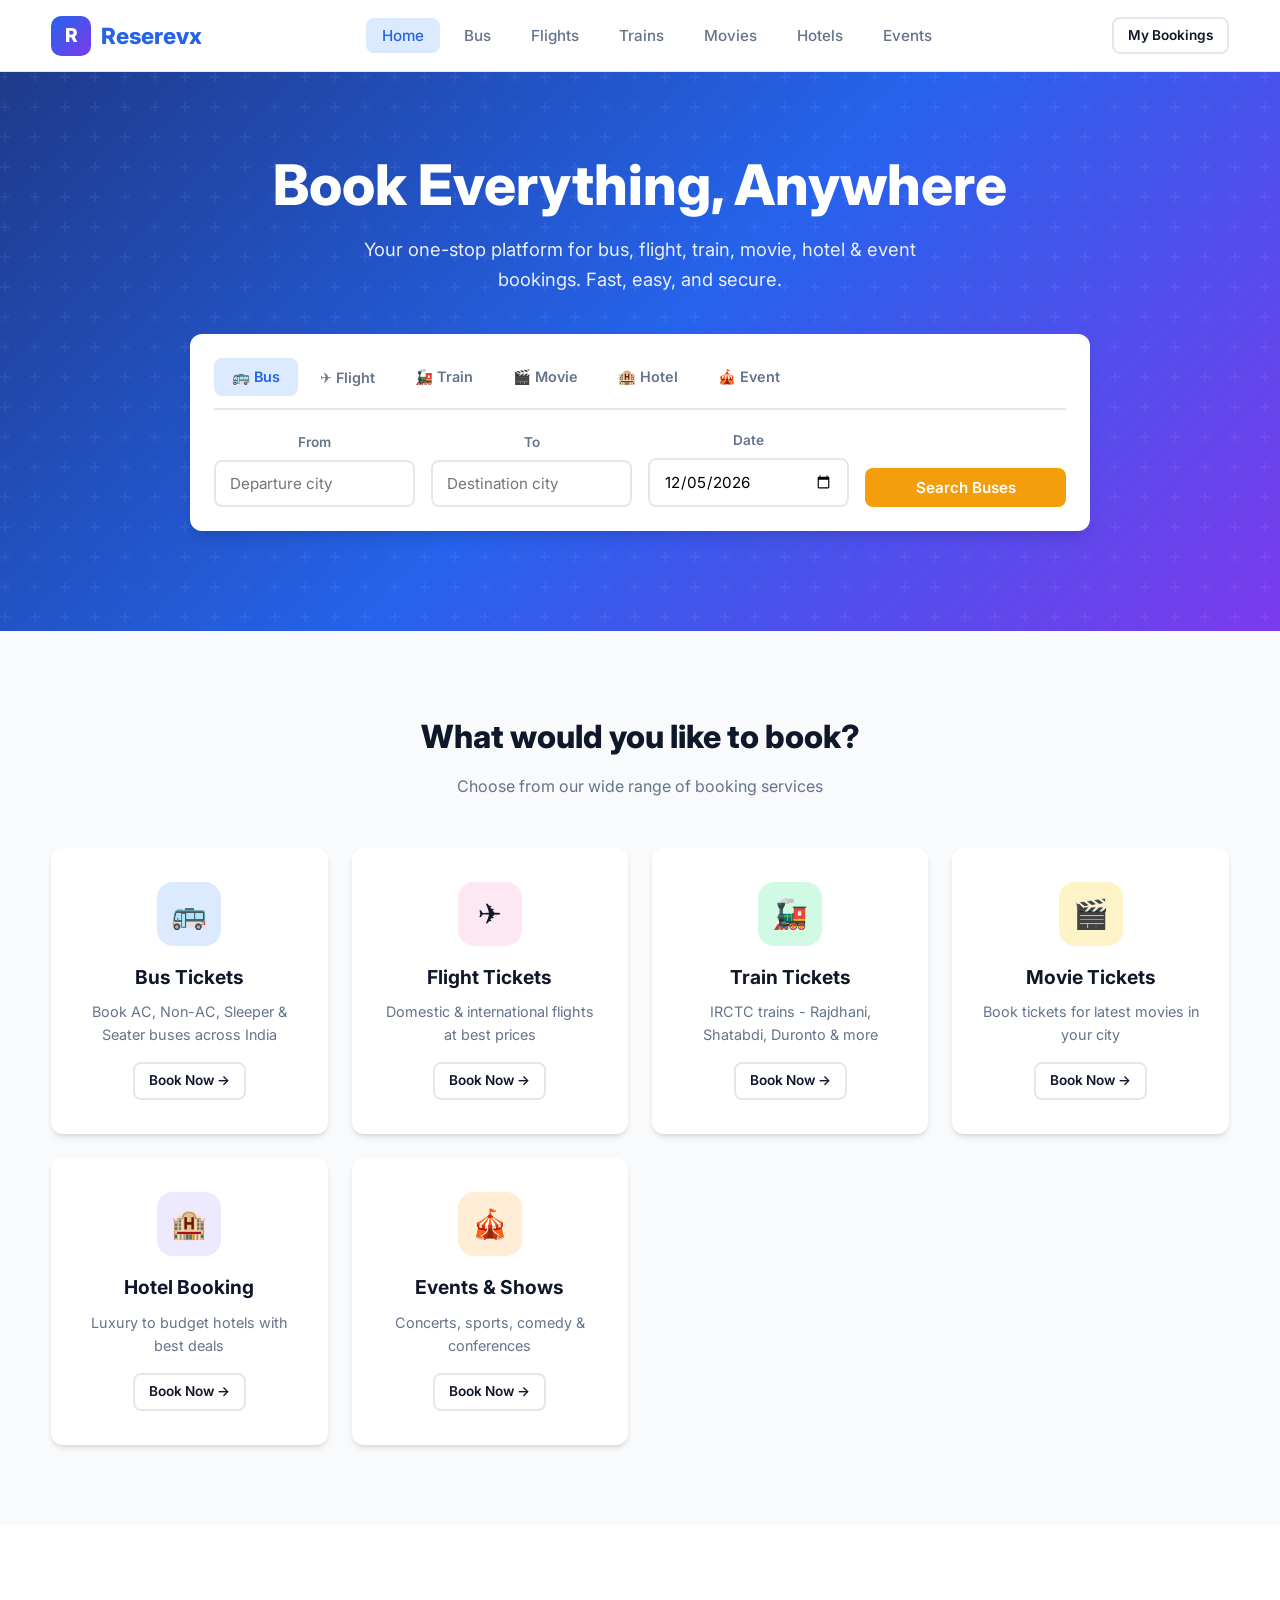
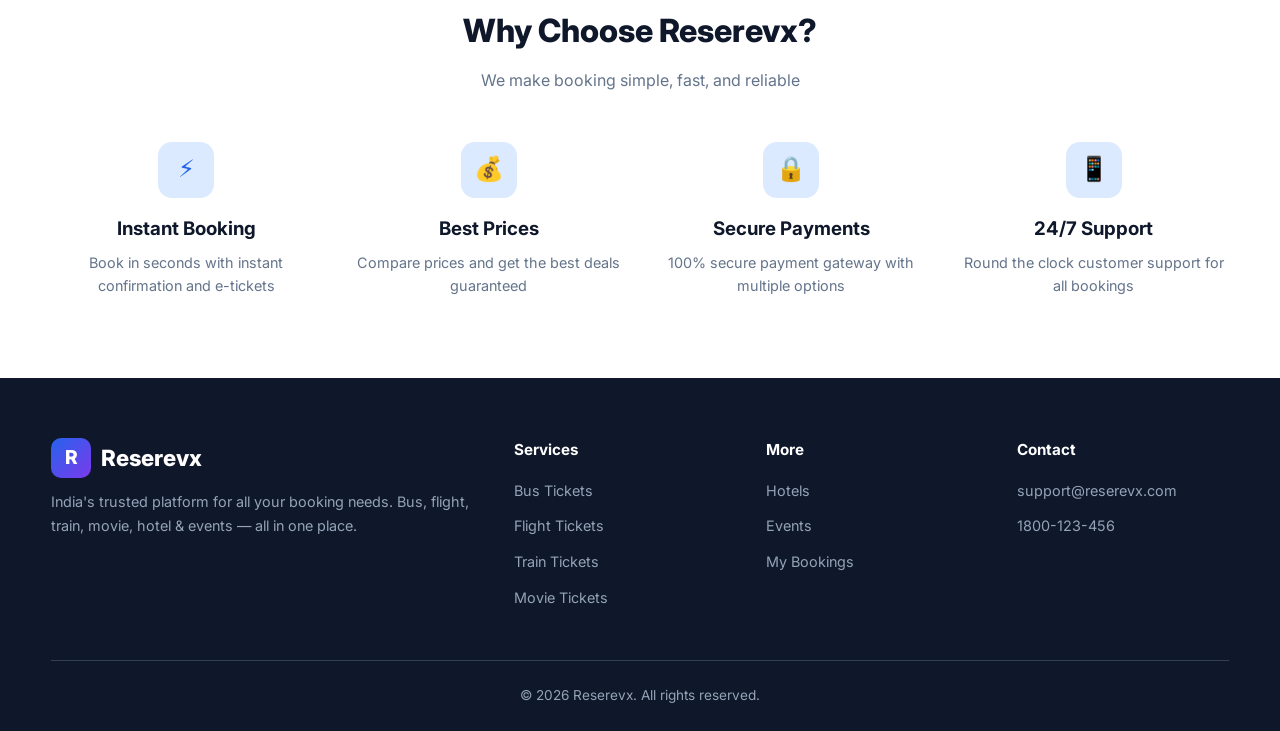
<file: reserevx/index.html>
<!DOCTYPE html>
<html lang="en">
<head>
  <meta charset="UTF-8">
  <meta name="viewport" content="width=device-width, initial-scale=1.0">
  <title>Reserevx - Book Bus, Flight, Train, Movie & More</title>
  <link rel="stylesheet" href="css/styles.css">
</head>
<body>
  <!-- Navbar -->
  <nav class="navbar">
    <div class="container">
      <a href="index.html" class="logo">
        <div class="logo-icon">R</div>
        Reserevx
      </a>
      <ul class="nav-links">
        <li><a href="index.html" class="active">Home</a></li>
        <li><a href="bus.html">Bus</a></li>
        <li><a href="flight.html">Flights</a></li>
        <li><a href="train.html">Trains</a></li>
        <li><a href="movie.html">Movies</a></li>
        <li><a href="hotel.html">Hotels</a></li>
        <li><a href="event.html">Events</a></li>
      </ul>
      <div class="nav-actions">
        <a href="bookings.html" class="btn btn-outline btn-sm">My Bookings <span id="booking-count" style="display:none;background:var(--primary);color:white;border-radius:50%;width:20px;height:20px;font-size:0.75rem;align-items:center;justify-content:center;margin-left:4px">0</span></a>
        <button class="menu-toggle" aria-label="Menu">☰</button>
      </div>
    </div>
  </nav>

  <!-- Hero Section -->
  <section class="hero">
    <div class="container">
      <h1>Book Everything, Anywhere</h1>
      <p>Your one-stop platform for bus, flight, train, movie, hotel & event bookings. Fast, easy, and secure.</p>

      <!-- Search Box -->
      <div class="search-box">
        <div class="search-tabs">
          <button class="search-tab active" data-category="bus">🚌 Bus</button>
          <button class="search-tab" data-category="flight">✈️ Flight</button>
          <button class="search-tab" data-category="train">🚂 Train</button>
          <button class="search-tab" data-category="movie">🎬 Movie</button>
          <button class="search-tab" data-category="hotel">🏨 Hotel</button>
          <button class="search-tab" data-category="event">🎪 Event</button>
        </div>

        <form id="home-search-form">
          <!-- Bus Search -->
          <div class="search-form-panel search-form" data-category="bus" style="display:grid">
            <div class="form-group">
              <label>From</label>
              <input type="text" name="from" placeholder="Departure city" list="cities-list">
            </div>
            <div class="form-group">
              <label>To</label>
              <input type="text" name="to" placeholder="Destination city" list="cities-list">
            </div>
            <div class="form-group">
              <label>Date</label>
              <input type="date" name="date">
            </div>
            <div class="form-group">
              <label>&nbsp;</label>
              <button type="submit" class="btn btn-accent btn-block">Search Buses</button>
            </div>
          </div>

          <!-- Flight Search -->
          <div class="search-form-panel search-form" data-category="flight" style="display:none">
            <div class="form-group">
              <label>From</label>
              <input type="text" name="from" placeholder="Departure city" list="cities-list">
            </div>
            <div class="form-group">
              <label>To</label>
              <input type="text" name="to" placeholder="Destination city" list="cities-list">
            </div>
            <div class="form-group">
              <label>Date</label>
              <input type="date" name="date">
            </div>
            <div class="form-group">
              <label>&nbsp;</label>
              <button type="submit" class="btn btn-accent btn-block">Search Flights</button>
            </div>
          </div>

          <!-- Train Search -->
          <div class="search-form-panel search-form" data-category="train" style="display:none">
            <div class="form-group">
              <label>From</label>
              <input type="text" name="from" placeholder="Departure station" list="cities-list">
            </div>
            <div class="form-group">
              <label>To</label>
              <input type="text" name="to" placeholder="Destination station" list="cities-list">
            </div>
            <div class="form-group">
              <label>Date</label>
              <input type="date" name="date">
            </div>
            <div class="form-group">
              <label>&nbsp;</label>
              <button type="submit" class="btn btn-accent btn-block">Search Trains</button>
            </div>
          </div>

          <!-- Movie Search -->
          <div class="search-form-panel search-form" data-category="movie" style="display:none">
            <div class="form-group">
              <label>City</label>
              <input type="text" name="from" placeholder="Your city" list="cities-list">
            </div>
            <div class="form-group">
              <label>Movie</label>
              <input type="text" name="to" placeholder="Movie name (optional)">
            </div>
            <div class="form-group">
              <label>Date</label>
              <input type="date" name="date">
            </div>
            <div class="form-group">
              <label>&nbsp;</label>
              <button type="submit" class="btn btn-accent btn-block">Search Movies</button>
            </div>
          </div>

          <!-- Hotel Search -->
          <div class="search-form-panel search-form" data-category="hotel" style="display:none">
            <div class="form-group">
              <label>City</label>
              <input type="text" name="from" placeholder="City" list="cities-list">
            </div>
            <div class="form-group">
              <label>Check-in</label>
              <input type="date" name="date">
            </div>
            <div class="form-group">
              <label>Check-out</label>
              <input type="date" name="checkout">
            </div>
            <div class="form-group">
              <label>&nbsp;</label>
              <button type="submit" class="btn btn-accent btn-block">Search Hotels</button>
            </div>
          </div>

          <!-- Event Search -->
          <div class="search-form-panel search-form" data-category="event" style="display:none">
            <div class="form-group">
              <label>City</label>
              <input type="text" name="from" placeholder="City" list="cities-list">
            </div>
            <div class="form-group">
              <label>Event Type</label>
              <select name="to">
                <option value="">All Events</option>
                <option value="Concert">Concert</option>
                <option value="Sports">Sports</option>
                <option value="Comedy">Comedy</option>
                <option value="Conference">Conference</option>
              </select>
            </div>
            <div class="form-group">
              <label>Date</label>
              <input type="date" name="date">
            </div>
            <div class="form-group">
              <label>&nbsp;</label>
              <button type="submit" class="btn btn-accent btn-block">Search Events</button>
            </div>
          </div>
        </form>

        <datalist id="cities-list">
          <option value="Mumbai"><option value="Delhi"><option value="Bangalore">
          <option value="Chennai"><option value="Kolkata"><option value="Hyderabad">
          <option value="Pune"><option value="Jaipur"><option value="Ahmedabad">
          <option value="Goa"><option value="Kochi"><option value="Chandigarh">
        </datalist>
      </div>
    </div>
  </section>

  <!-- Categories -->
  <section class="section">
    <div class="container">
      <div class="section-header">
        <h2>What would you like to book?</h2>
        <p>Choose from our wide range of booking services</p>
      </div>
      <div class="categories-grid">
        <a href="bus.html" class="category-card">
          <div class="category-icon icon-bus">🚌</div>
          <h3>Bus Tickets</h3>
          <p>Book AC, Non-AC, Sleeper & Seater buses across India</p>
          <span class="btn btn-outline btn-sm">Book Now →</span>
        </a>
        <a href="flight.html" class="category-card">
          <div class="category-icon icon-flight">✈️</div>
          <h3>Flight Tickets</h3>
          <p>Domestic & international flights at best prices</p>
          <span class="btn btn-outline btn-sm">Book Now →</span>
        </a>
        <a href="train.html" class="category-card">
          <div class="category-icon icon-train">🚂</div>
          <h3>Train Tickets</h3>
          <p>IRCTC trains - Rajdhani, Shatabdi, Duronto & more</p>
          <span class="btn btn-outline btn-sm">Book Now →</span>
        </a>
        <a href="movie.html" class="category-card">
          <div class="category-icon icon-movie">🎬</div>
          <h3>Movie Tickets</h3>
          <p>Book tickets for latest movies in your city</p>
          <span class="btn btn-outline btn-sm">Book Now →</span>
        </a>
        <a href="hotel.html" class="category-card">
          <div class="category-icon icon-hotel">🏨</div>
          <h3>Hotel Booking</h3>
          <p>Luxury to budget hotels with best deals</p>
          <span class="btn btn-outline btn-sm">Book Now →</span>
        </a>
        <a href="event.html" class="category-card">
          <div class="category-icon icon-event">🎪</div>
          <h3>Events & Shows</h3>
          <p>Concerts, sports, comedy & conferences</p>
          <span class="btn btn-outline btn-sm">Book Now →</span>
        </a>
      </div>
    </div>
  </section>

  <!-- Features -->
  <section class="section" style="background: white">
    <div class="container">
      <div class="section-header">
        <h2>Why Choose Reserevx?</h2>
        <p>We make booking simple, fast, and reliable</p>
      </div>
      <div class="features-grid">
        <div class="feature-item">
          <div class="feature-icon">⚡</div>
          <h3>Instant Booking</h3>
          <p>Book in seconds with instant confirmation and e-tickets</p>
        </div>
        <div class="feature-item">
          <div class="feature-icon">💰</div>
          <h3>Best Prices</h3>
          <p>Compare prices and get the best deals guaranteed</p>
        </div>
        <div class="feature-item">
          <div class="feature-icon">🔒</div>
          <h3>Secure Payments</h3>
          <p>100% secure payment gateway with multiple options</p>
        </div>
        <div class="feature-item">
          <div class="feature-icon">📱</div>
          <h3>24/7 Support</h3>
          <p>Round the clock customer support for all bookings</p>
        </div>
      </div>
    </div>
  </section>

  <!-- Footer -->
  <footer class="footer">
    <div class="container">
      <div class="footer-grid">
        <div class="footer-brand">
          <div class="logo">
            <div class="logo-icon">R</div>
            Reserevx
          </div>
          <p>India's trusted platform for all your booking needs. Bus, flight, train, movie, hotel & events — all in one place.</p>
        </div>
        <div class="footer-col">
          <h4>Services</h4>
          <ul>
            <li><a href="bus.html">Bus Tickets</a></li>
            <li><a href="flight.html">Flight Tickets</a></li>
            <li><a href="train.html">Train Tickets</a></li>
            <li><a href="movie.html">Movie Tickets</a></li>
          </ul>
        </div>
        <div class="footer-col">
          <h4>More</h4>
          <ul>
            <li><a href="hotel.html">Hotels</a></li>
            <li><a href="event.html">Events</a></li>
            <li><a href="bookings.html">My Bookings</a></li>
          </ul>
        </div>
        <div class="footer-col">
          <h4>Contact</h4>
          <ul>
            <li><a href="mailto:support@reserevx.com">support@reserevx.com</a></li>
            <li><a href="tel:+911800123456">1800-123-456</a></li>
          </ul>
        </div>
      </div>
      <div class="footer-bottom">
        <p>&copy; 2026 Reserevx. All rights reserved.</p>
      </div>
    </div>
  </footer>

  <script src="js/data.js"></script>
  <script src="js/main.js"></script>
</body>
</html>
</file>
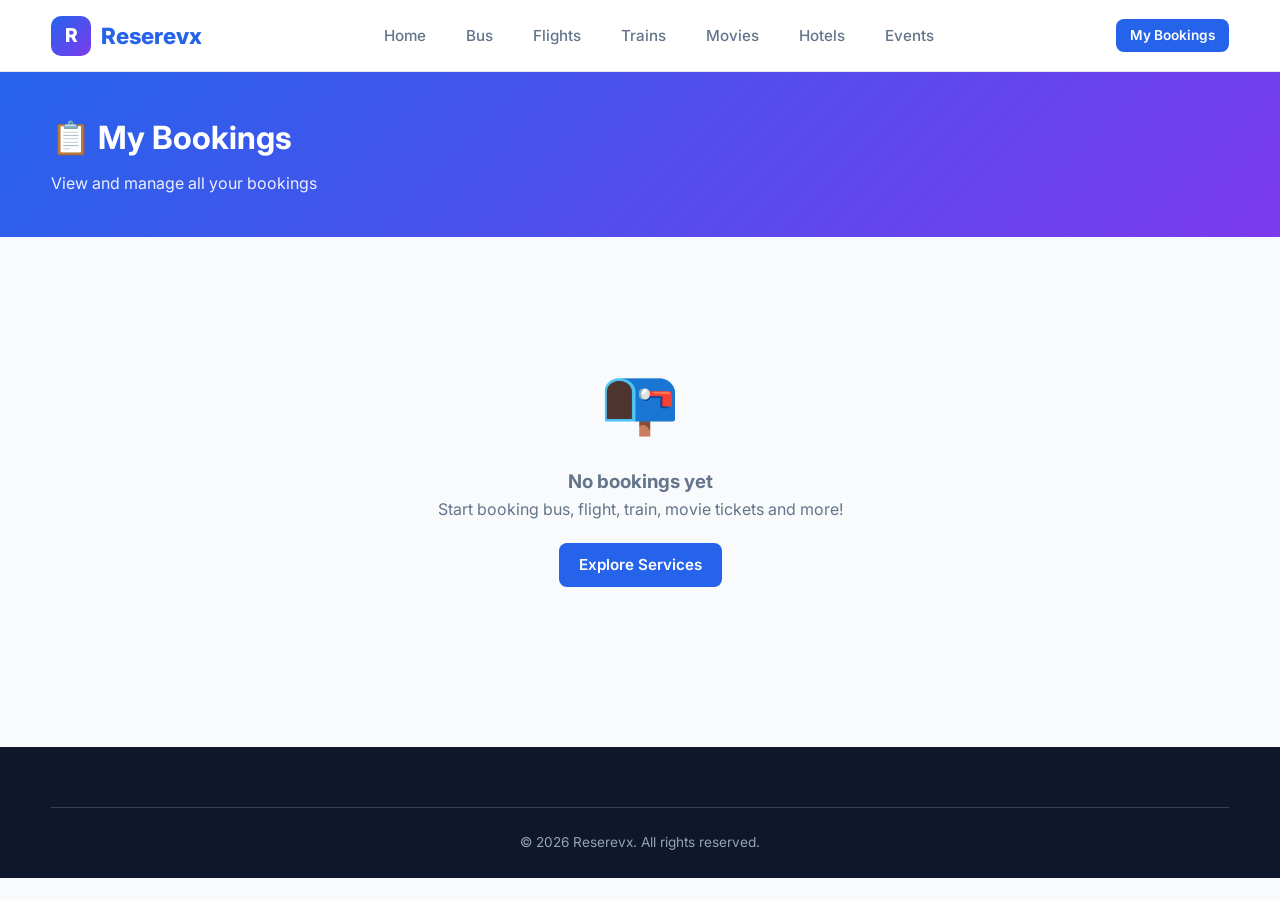
<file: reserevx/bookings.html>
<!DOCTYPE html>
<html lang="en">
<head>
  <meta charset="UTF-8">
  <meta name="viewport" content="width=device-width, initial-scale=1.0">
  <title>My Bookings - Reserevx</title>
  <link rel="stylesheet" href="css/styles.css">
</head>
<body>
  <nav class="navbar">
    <div class="container">
      <a href="index.html" class="logo"><div class="logo-icon">R</div>Reserevx</a>
      <ul class="nav-links">
        <li><a href="index.html">Home</a></li>
        <li><a href="bus.html">Bus</a></li>
        <li><a href="flight.html">Flights</a></li>
        <li><a href="train.html">Trains</a></li>
        <li><a href="movie.html">Movies</a></li>
        <li><a href="hotel.html">Hotels</a></li>
        <li><a href="event.html">Events</a></li>
      </ul>
      <div class="nav-actions">
        <a href="bookings.html" class="btn btn-primary btn-sm">My Bookings</a>
        <button class="menu-toggle" aria-label="Menu">☰</button>
      </div>
    </div>
  </nav>

  <div class="page-header">
    <div class="container">
      <h1>📋 My Bookings</h1>
      <p>View and manage all your bookings</p>
    </div>
  </div>

  <div class="container">
    <div id="bookings-list" class="bookings-grid"></div>
  </div>

  <footer class="footer">
    <div class="container">
      <div class="footer-bottom"><p>&copy; 2026 Reserevx. All rights reserved.</p></div>
    </div>
  </footer>

  <script src="js/data.js"></script>
  <script src="js/main.js"></script>
  <script>
    document.addEventListener('DOMContentLoaded', renderBookings);

    function renderBookings() {
      const container = document.getElementById('bookings-list');
      const bookings = getBookings();

      if (bookings.length === 0) {
        container.innerHTML = `
          <div class="empty-state">
            <div class="icon">📭</div>
            <h3>No bookings yet</h3>
            <p>Start booking bus, flight, train, movie tickets and more!</p>
            <a href="index.html" class="btn btn-primary" style="margin-top:20px">Explore Services</a>
          </div>
        `;
        return;
      }

      container.innerHTML = bookings.map(booking => {
        const info = CATEGORY_INFO[booking.category] || { icon: '🎫', color: 'icon-bus' };
        const date = new Date(booking.bookedAt).toLocaleDateString('en-IN', {
          day: 'numeric', month: 'short', year: 'numeric', hour: '2-digit', minute: '2-digit'
        });

        return `
          <div class="booking-card">
            <div class="booking-type-icon ${info.color}">${info.icon}</div>
            <div class="booking-details">
              <h3>${booking.name}</h3>
              <p>${booking.operator} ${booking.from ? '• ' + booking.from : ''}${booking.to ? ' → ' + booking.to : ''}</p>
              <p>🕐 ${booking.departure} • ${booking.passengers} passenger(s) • ${formatPrice(booking.totalPrice)}</p>
              <p class="booking-id">Booking ID: ${booking.id} • Booked on ${date}</p>
            </div>
            <div>
              <span class="badge badge-success">${booking.status}</span>
              <button class="btn btn-outline btn-sm" style="margin-top:8px" onclick="cancelBooking('${booking.id}')">Cancel</button>
            </div>
          </div>
        `;
      }).join('');
    }

    function cancelBooking(id) {
      if (!confirm('Are you sure you want to cancel this booking?')) return;

      let bookings = getBookings();
      bookings = bookings.filter(b => b.id !== id);
      localStorage.setItem('reserevx_bookings', JSON.stringify(bookings));
      showToast('Booking cancelled successfully', 'success');
      renderBookings();
      updateBookingCount();
    }
  </script>
</body>
</html>
</file>
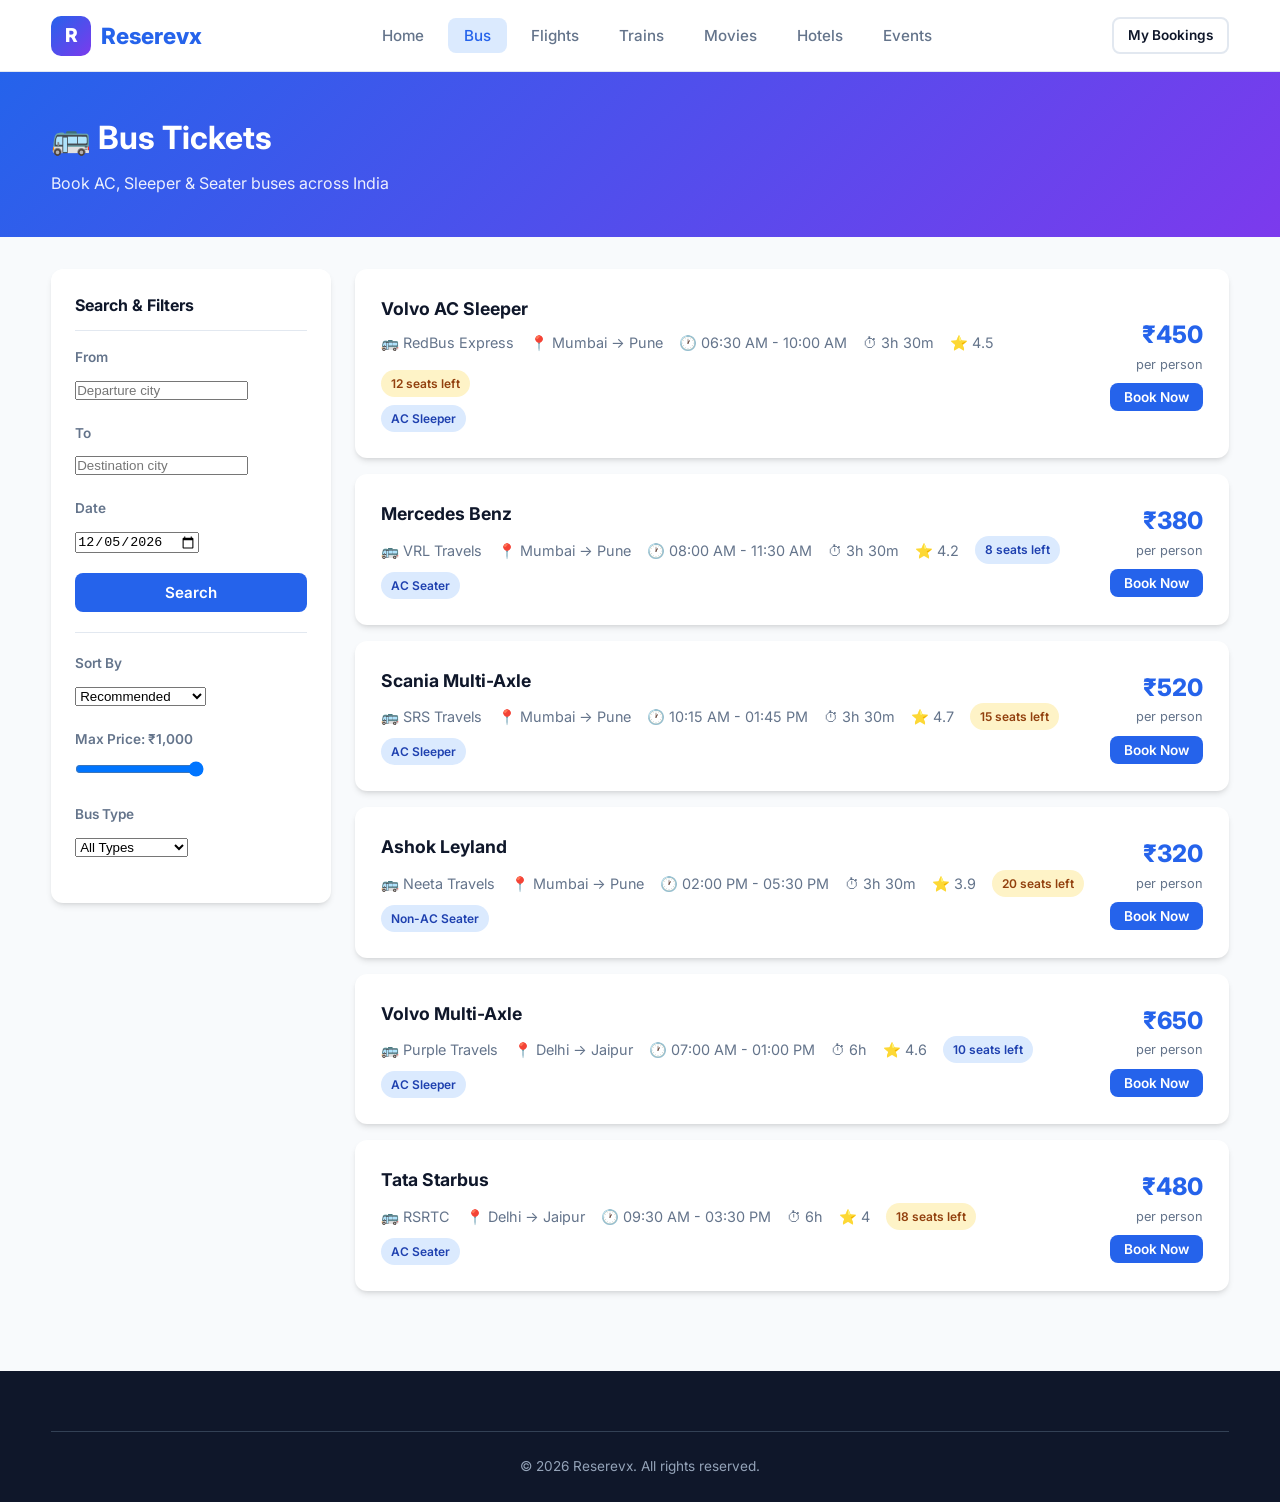
<file: reserevx/bus.html>
<!DOCTYPE html>
<html lang="en">
<head>
  <meta charset="UTF-8">
  <meta name="viewport" content="width=device-width, initial-scale=1.0">
  <title>Book Bus Tickets - Reserevx</title>
  <link rel="stylesheet" href="css/styles.css">
</head>
<body data-category="bus">
  <nav class="navbar">
    <div class="container">
      <a href="index.html" class="logo"><div class="logo-icon">R</div>Reserevx</a>
      <ul class="nav-links">
        <li><a href="index.html">Home</a></li>
        <li><a href="bus.html" class="active">Bus</a></li>
        <li><a href="flight.html">Flights</a></li>
        <li><a href="train.html">Trains</a></li>
        <li><a href="movie.html">Movies</a></li>
        <li><a href="hotel.html">Hotels</a></li>
        <li><a href="event.html">Events</a></li>
      </ul>
      <div class="nav-actions">
        <a href="bookings.html" class="btn btn-outline btn-sm">My Bookings</a>
        <button class="menu-toggle" aria-label="Menu">☰</button>
      </div>
    </div>
  </nav>

  <div class="page-header">
    <div class="container">
      <h1>🚌 Bus Tickets</h1>
      <p>Book AC, Sleeper & Seater buses across India</p>
    </div>
  </div>

  <div class="container booking-layout">
    <aside class="filters">
      <h3>Search & Filters</h3>
      <form id="search-form">
        <div class="filter-group">
          <label>From</label>
          <input type="text" name="from" placeholder="Departure city" list="cities-list">
        </div>
        <div class="filter-group">
          <label>To</label>
          <input type="text" name="to" placeholder="Destination city" list="cities-list">
        </div>
        <div class="filter-group">
          <label>Date</label>
          <input type="date" name="date">
        </div>
        <button type="submit" class="btn btn-primary btn-block">Search</button>
      </form>
      <hr style="margin:20px 0;border:none;border-top:1px solid var(--border)">
      <div class="filter-group">
        <label>Sort By</label>
        <select id="sort-by">
          <option value="default">Recommended</option>
          <option value="price-low">Price: Low to High</option>
          <option value="price-high">Price: High to Low</option>
          <option value="rating">Rating</option>
        </select>
      </div>
      <div class="filter-group">
        <label>Max Price: <span id="price-label">₹1,000</span></label>
        <input type="range" id="price-range" min="200" max="1000" value="1000" step="50">
      </div>
      <div class="filter-group">
        <label>Bus Type</label>
        <select id="type-filter">
          <option value="all">All Types</option>
        </select>
      </div>
      <datalist id="cities-list">
        <option value="Mumbai"><option value="Delhi"><option value="Pune">
        <option value="Jaipur"><option value="Bangalore"><option value="Chennai">
      </datalist>
    </aside>

    <main>
      <div id="results-list" class="results-list"></div>
    </main>
  </div>

  <!-- Booking Modal -->
  <div id="booking-modal" class="modal-overlay">
    <div class="modal">
      <div class="modal-header">
        <h2>Confirm Booking</h2>
        <button class="modal-close">&times;</button>
      </div>
      <div class="modal-body">
        <div id="booking-summary" class="booking-summary"></div>
        <div class="form-group">
          <label>Full Name</label>
          <input type="text" id="passenger-name" placeholder="Enter your name" required>
        </div>
        <div class="form-group">
          <label>Email</label>
          <input type="email" id="passenger-email" placeholder="your@email.com" required>
        </div>
        <div class="form-group">
          <label>Phone</label>
          <input type="tel" id="passenger-phone" placeholder="10-digit mobile number" required>
        </div>
        <div class="form-group">
          <label>Passengers</label>
          <select id="passengers">
            <option value="1">1 Passenger</option>
            <option value="2">2 Passengers</option>
            <option value="3">3 Passengers</option>
            <option value="4">4 Passengers</option>
            <option value="5">5 Passengers</option>
          </select>
        </div>
      </div>
      <div class="modal-footer">
        <button class="btn btn-outline" onclick="closeModal()">Cancel</button>
        <button class="btn btn-primary" id="confirm-booking">Confirm & Pay</button>
      </div>
    </div>
  </div>

  <footer class="footer">
    <div class="container">
      <div class="footer-bottom"><p>&copy; 2026 Reserevx. All rights reserved.</p></div>
    </div>
  </footer>

  <script src="js/data.js"></script>
  <script src="js/main.js"></script>
  <script src="js/booking.js"></script>
</body>
</html>
</file>
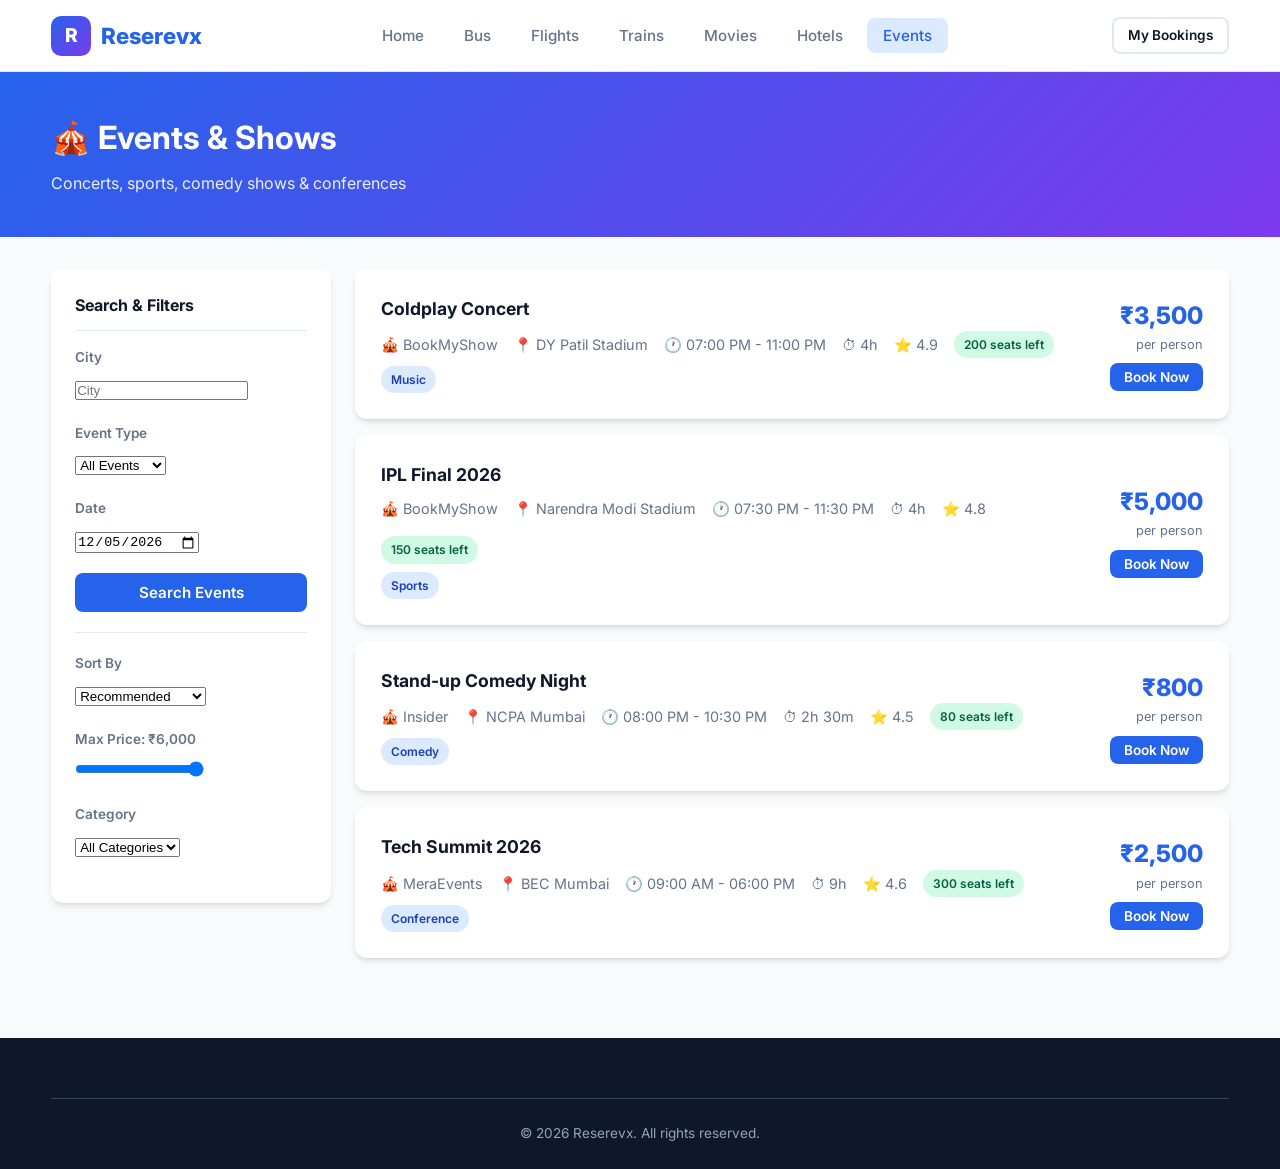
<file: reserevx/event.html>
<!DOCTYPE html>
<html lang="en">
<head>
  <meta charset="UTF-8">
  <meta name="viewport" content="width=device-width, initial-scale=1.0">
  <title>Book Events - Reserevx</title>
  <link rel="stylesheet" href="css/styles.css">
</head>
<body data-category="event">
  <nav class="navbar">
    <div class="container">
      <a href="index.html" class="logo"><div class="logo-icon">R</div>Reserevx</a>
      <ul class="nav-links">
        <li><a href="index.html">Home</a></li>
        <li><a href="bus.html">Bus</a></li>
        <li><a href="flight.html">Flights</a></li>
        <li><a href="train.html">Trains</a></li>
        <li><a href="movie.html">Movies</a></li>
        <li><a href="hotel.html">Hotels</a></li>
        <li><a href="event.html" class="active">Events</a></li>
      </ul>
      <div class="nav-actions">
        <a href="bookings.html" class="btn btn-outline btn-sm">My Bookings</a>
        <button class="menu-toggle" aria-label="Menu">☰</button>
      </div>
    </div>
  </nav>

  <div class="page-header">
    <div class="container">
      <h1>🎪 Events & Shows</h1>
      <p>Concerts, sports, comedy shows & conferences</p>
    </div>
  </div>

  <div class="container booking-layout">
    <aside class="filters">
      <h3>Search & Filters</h3>
      <form id="search-form">
        <div class="filter-group">
          <label>City</label>
          <input type="text" name="from" placeholder="City" list="cities-list">
        </div>
        <div class="filter-group">
          <label>Event Type</label>
          <select name="to">
            <option value="">All Events</option>
            <option value="Concert">Concert</option>
            <option value="Sports">Sports</option>
            <option value="Comedy">Comedy</option>
            <option value="Conference">Conference</option>
          </select>
        </div>
        <div class="filter-group">
          <label>Date</label>
          <input type="date" name="date">
        </div>
        <button type="submit" class="btn btn-primary btn-block">Search Events</button>
      </form>
      <hr style="margin:20px 0;border:none;border-top:1px solid var(--border)">
      <div class="filter-group">
        <label>Sort By</label>
        <select id="sort-by">
          <option value="default">Recommended</option>
          <option value="price-low">Price: Low to High</option>
          <option value="price-high">Price: High to Low</option>
          <option value="rating">Rating</option>
        </select>
      </div>
      <div class="filter-group">
        <label>Max Price: <span id="price-label">₹6,000</span></label>
        <input type="range" id="price-range" min="500" max="6000" value="6000" step="500">
      </div>
      <div class="filter-group">
        <label>Category</label>
        <select id="type-filter">
          <option value="all">All Categories</option>
        </select>
      </div>
      <datalist id="cities-list">
        <option value="Mumbai"><option value="Delhi"><option value="Bangalore">
        <option value="Chennai"><option value="Pune"><option value="Ahmedabad">
      </datalist>
    </aside>

    <main>
      <div id="results-list" class="results-list"></div>
    </main>
  </div>

  <div id="booking-modal" class="modal-overlay">
    <div class="modal">
      <div class="modal-header">
        <h2>Confirm Event Booking</h2>
        <button class="modal-close">&times;</button>
      </div>
      <div class="modal-body">
        <div id="booking-summary" class="booking-summary"></div>
        <div class="form-group">
          <label>Full Name</label>
          <input type="text" id="passenger-name" placeholder="Enter your name" required>
        </div>
        <div class="form-group">
          <label>Email</label>
          <input type="email" id="passenger-email" placeholder="your@email.com" required>
        </div>
        <div class="form-group">
          <label>Phone</label>
          <input type="tel" id="passenger-phone" placeholder="10-digit mobile number" required>
        </div>
        <div class="form-group">
          <label>Tickets</label>
          <select id="passengers">
            <option value="1">1 Ticket</option>
            <option value="2">2 Tickets</option>
            <option value="3">3 Tickets</option>
            <option value="4">4 Tickets</option>
            <option value="5">5 Tickets</option>
          </select>
        </div>
      </div>
      <div class="modal-footer">
        <button class="btn btn-outline" onclick="closeModal()">Cancel</button>
        <button class="btn btn-primary" id="confirm-booking">Confirm & Pay</button>
      </div>
    </div>
  </div>

  <footer class="footer">
    <div class="container">
      <div class="footer-bottom"><p>&copy; 2026 Reserevx. All rights reserved.</p></div>
    </div>
  </footer>

  <script src="js/data.js"></script>
  <script src="js/main.js"></script>
  <script src="js/booking.js"></script>
</body>
</html>
</file>
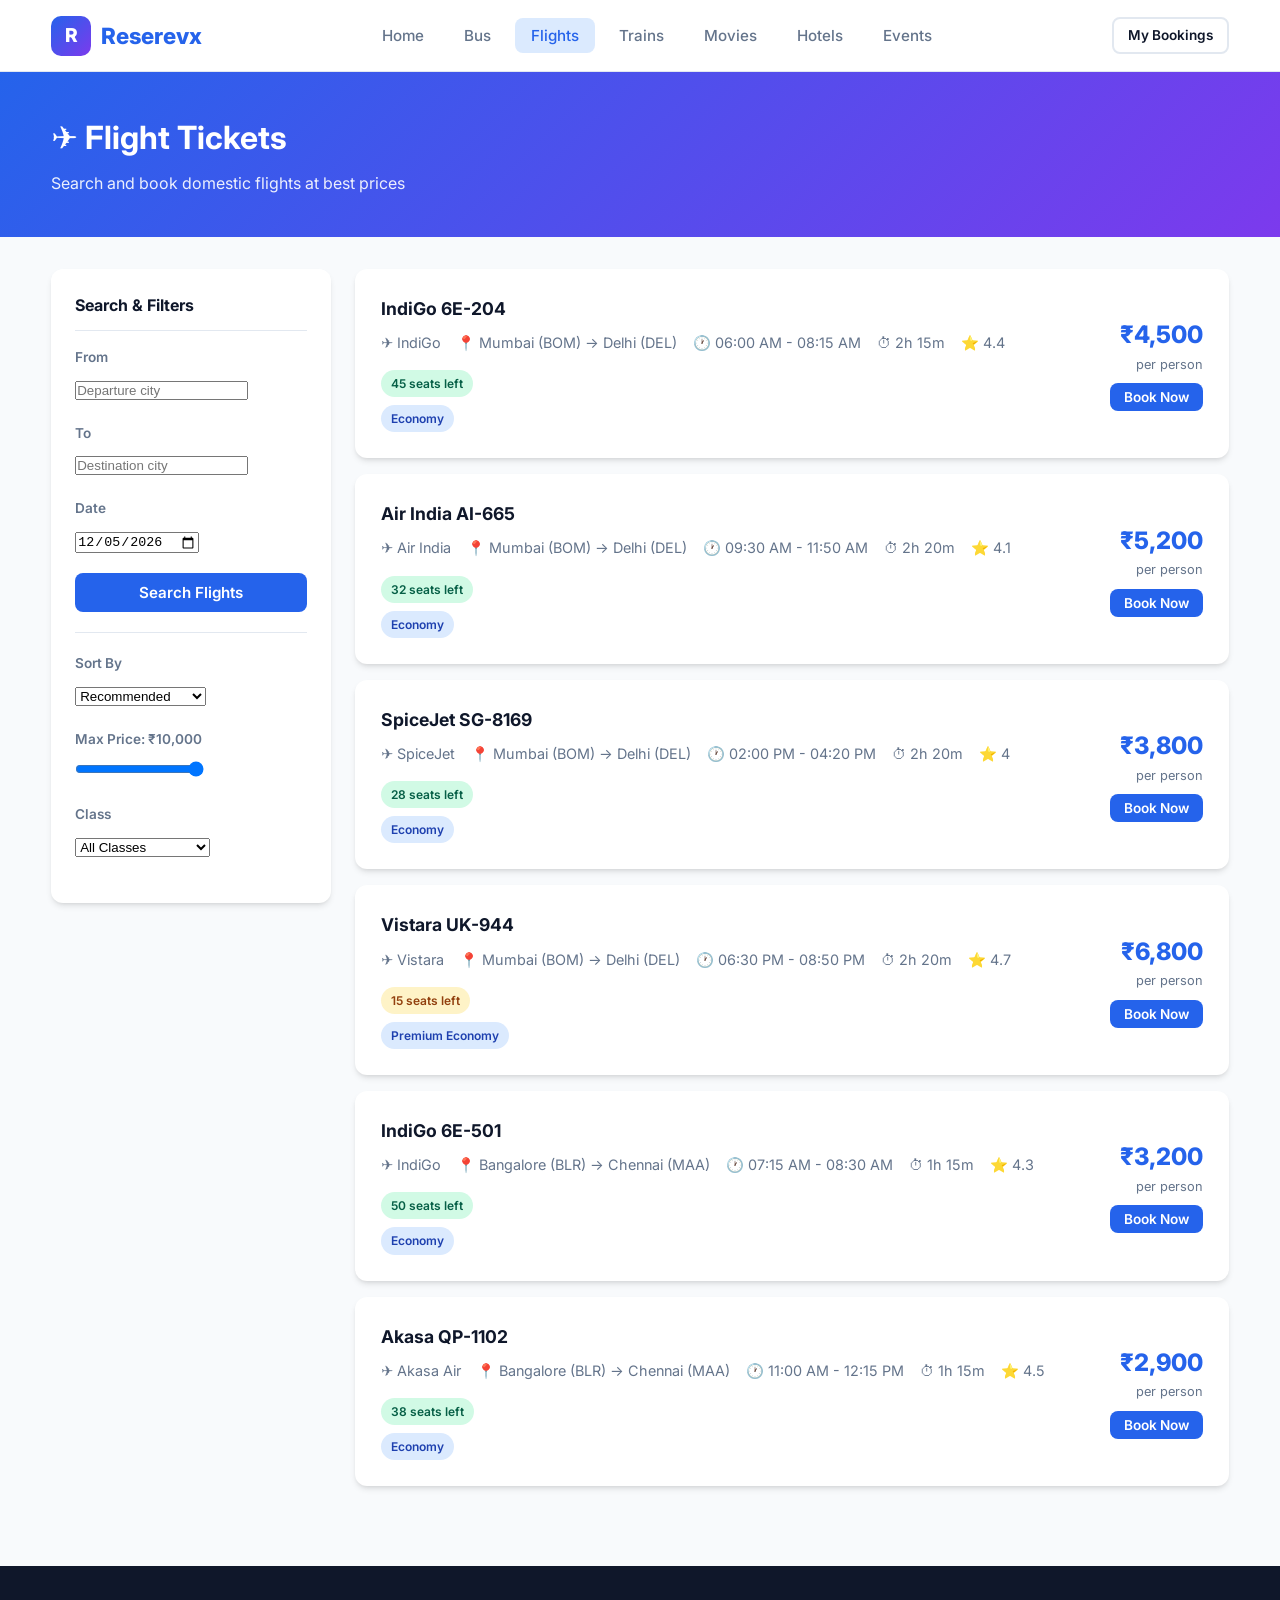
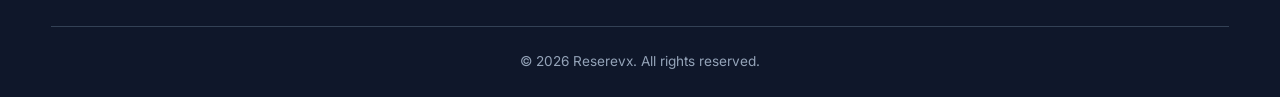
<file: reserevx/flight.html>
<!DOCTYPE html>
<html lang="en">
<head>
  <meta charset="UTF-8">
  <meta name="viewport" content="width=device-width, initial-scale=1.0">
  <title>Book Flight Tickets - Reserevx</title>
  <link rel="stylesheet" href="css/styles.css">
</head>
<body data-category="flight">
  <nav class="navbar">
    <div class="container">
      <a href="index.html" class="logo"><div class="logo-icon">R</div>Reserevx</a>
      <ul class="nav-links">
        <li><a href="index.html">Home</a></li>
        <li><a href="bus.html">Bus</a></li>
        <li><a href="flight.html" class="active">Flights</a></li>
        <li><a href="train.html">Trains</a></li>
        <li><a href="movie.html">Movies</a></li>
        <li><a href="hotel.html">Hotels</a></li>
        <li><a href="event.html">Events</a></li>
      </ul>
      <div class="nav-actions">
        <a href="bookings.html" class="btn btn-outline btn-sm">My Bookings</a>
        <button class="menu-toggle" aria-label="Menu">☰</button>
      </div>
    </div>
  </nav>

  <div class="page-header">
    <div class="container">
      <h1>✈️ Flight Tickets</h1>
      <p>Search and book domestic flights at best prices</p>
    </div>
  </div>

  <div class="container booking-layout">
    <aside class="filters">
      <h3>Search & Filters</h3>
      <form id="search-form">
        <div class="filter-group">
          <label>From</label>
          <input type="text" name="from" placeholder="Departure city" list="cities-list">
        </div>
        <div class="filter-group">
          <label>To</label>
          <input type="text" name="to" placeholder="Destination city" list="cities-list">
        </div>
        <div class="filter-group">
          <label>Date</label>
          <input type="date" name="date">
        </div>
        <button type="submit" class="btn btn-primary btn-block">Search Flights</button>
      </form>
      <hr style="margin:20px 0;border:none;border-top:1px solid var(--border)">
      <div class="filter-group">
        <label>Sort By</label>
        <select id="sort-by">
          <option value="default">Recommended</option>
          <option value="price-low">Price: Low to High</option>
          <option value="price-high">Price: High to Low</option>
          <option value="rating">Rating</option>
        </select>
      </div>
      <div class="filter-group">
        <label>Max Price: <span id="price-label">₹10,000</span></label>
        <input type="range" id="price-range" min="2000" max="10000" value="10000" step="500">
      </div>
      <div class="filter-group">
        <label>Class</label>
        <select id="type-filter">
          <option value="all">All Classes</option>
        </select>
      </div>
      <datalist id="cities-list">
        <option value="Mumbai"><option value="Delhi"><option value="Bangalore">
        <option value="Chennai"><option value="Hyderabad"><option value="Kolkata">
      </datalist>
    </aside>

    <main>
      <div id="results-list" class="results-list"></div>
    </main>
  </div>

  <div id="booking-modal" class="modal-overlay">
    <div class="modal">
      <div class="modal-header">
        <h2>Confirm Flight Booking</h2>
        <button class="modal-close">&times;</button>
      </div>
      <div class="modal-body">
        <div id="booking-summary" class="booking-summary"></div>
        <div class="form-group">
          <label>Full Name</label>
          <input type="text" id="passenger-name" placeholder="As on ID" required>
        </div>
        <div class="form-group">
          <label>Email</label>
          <input type="email" id="passenger-email" placeholder="your@email.com" required>
        </div>
        <div class="form-group">
          <label>Phone</label>
          <input type="tel" id="passenger-phone" placeholder="10-digit mobile number" required>
        </div>
        <div class="form-group">
          <label>Passengers</label>
          <select id="passengers">
            <option value="1">1 Passenger</option>
            <option value="2">2 Passengers</option>
            <option value="3">3 Passengers</option>
            <option value="4">4 Passengers</option>
          </select>
        </div>
      </div>
      <div class="modal-footer">
        <button class="btn btn-outline" onclick="closeModal()">Cancel</button>
        <button class="btn btn-primary" id="confirm-booking">Confirm & Pay</button>
      </div>
    </div>
  </div>

  <footer class="footer">
    <div class="container">
      <div class="footer-bottom"><p>&copy; 2026 Reserevx. All rights reserved.</p></div>
    </div>
  </footer>

  <script src="js/data.js"></script>
  <script src="js/main.js"></script>
  <script src="js/booking.js"></script>
</body>
</html>
</file>
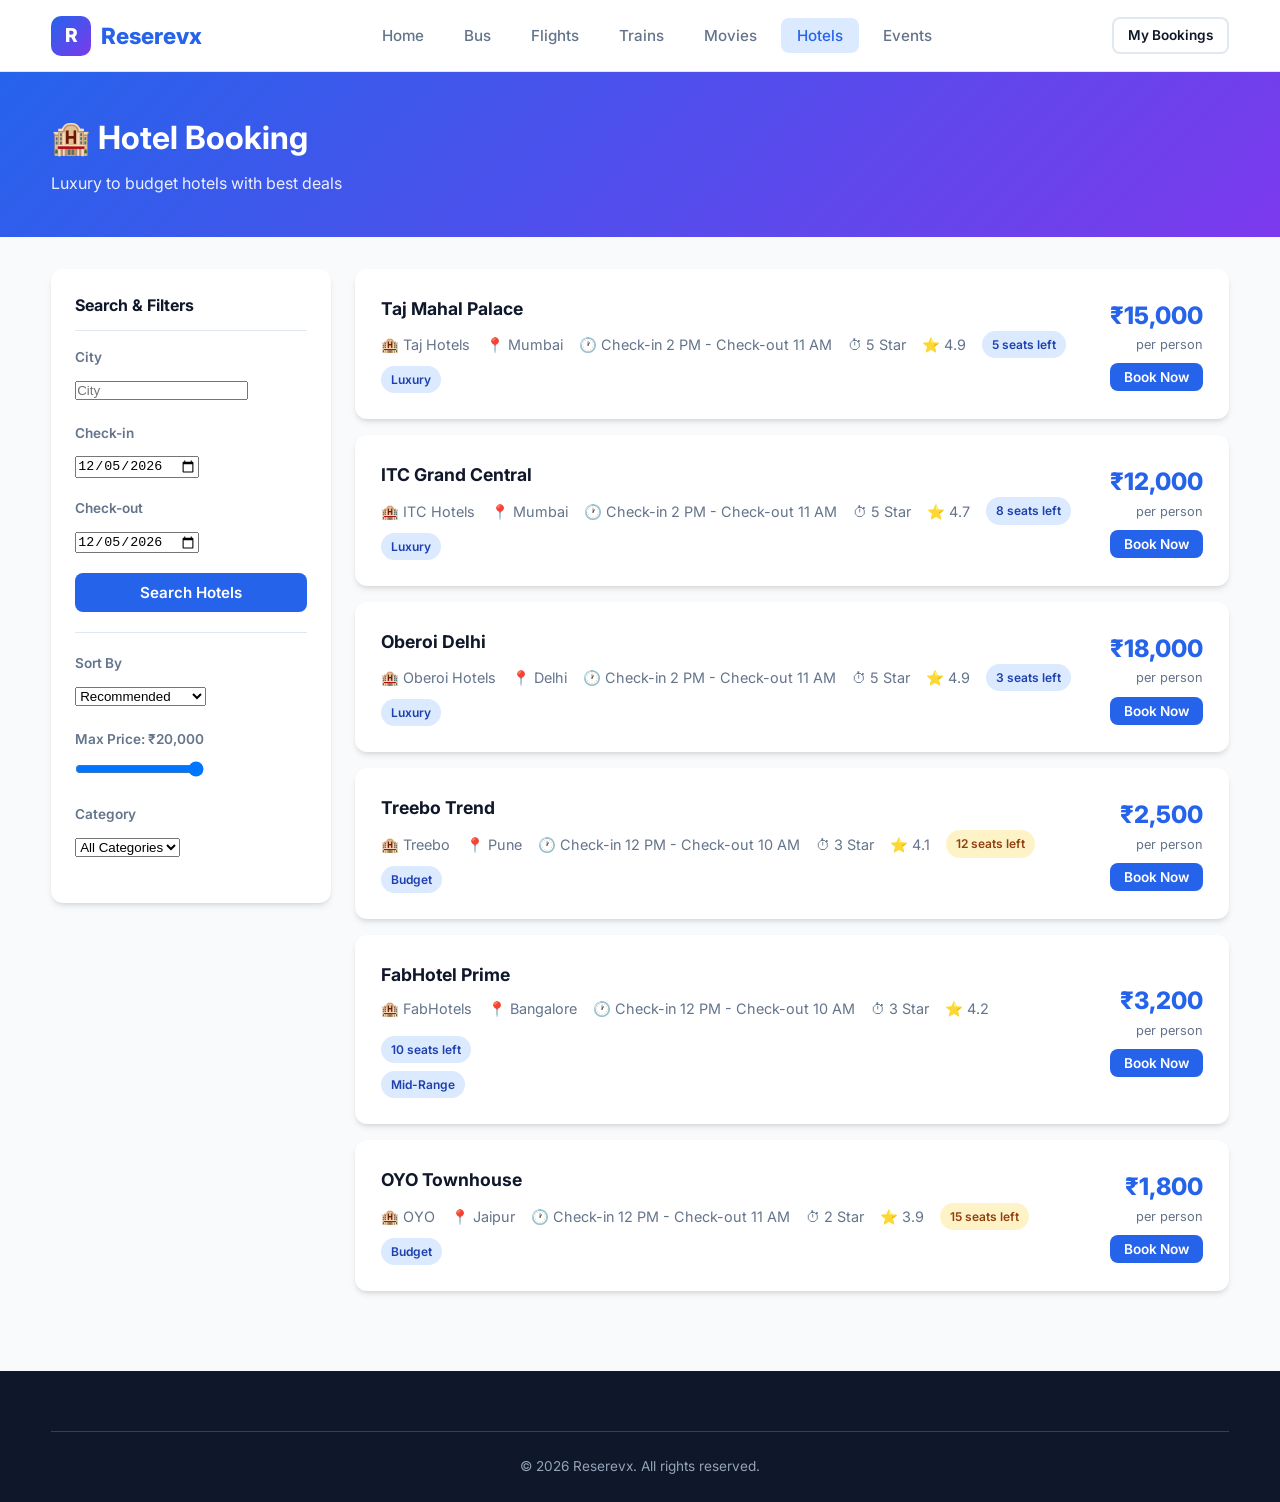
<file: reserevx/hotel.html>
<!DOCTYPE html>
<html lang="en">
<head>
  <meta charset="UTF-8">
  <meta name="viewport" content="width=device-width, initial-scale=1.0">
  <title>Book Hotels - Reserevx</title>
  <link rel="stylesheet" href="css/styles.css">
</head>
<body data-category="hotel">
  <nav class="navbar">
    <div class="container">
      <a href="index.html" class="logo"><div class="logo-icon">R</div>Reserevx</a>
      <ul class="nav-links">
        <li><a href="index.html">Home</a></li>
        <li><a href="bus.html">Bus</a></li>
        <li><a href="flight.html">Flights</a></li>
        <li><a href="train.html">Trains</a></li>
        <li><a href="movie.html">Movies</a></li>
        <li><a href="hotel.html" class="active">Hotels</a></li>
        <li><a href="event.html">Events</a></li>
      </ul>
      <div class="nav-actions">
        <a href="bookings.html" class="btn btn-outline btn-sm">My Bookings</a>
        <button class="menu-toggle" aria-label="Menu">☰</button>
      </div>
    </div>
  </nav>

  <div class="page-header">
    <div class="container">
      <h1>🏨 Hotel Booking</h1>
      <p>Luxury to budget hotels with best deals</p>
    </div>
  </div>

  <div class="container booking-layout">
    <aside class="filters">
      <h3>Search & Filters</h3>
      <form id="search-form">
        <div class="filter-group">
          <label>City</label>
          <input type="text" name="from" placeholder="City" list="cities-list">
        </div>
        <div class="filter-group">
          <label>Check-in</label>
          <input type="date" name="date">
        </div>
        <div class="filter-group">
          <label>Check-out</label>
          <input type="date" name="checkout">
        </div>
        <button type="submit" class="btn btn-primary btn-block">Search Hotels</button>
      </form>
      <hr style="margin:20px 0;border:none;border-top:1px solid var(--border)">
      <div class="filter-group">
        <label>Sort By</label>
        <select id="sort-by">
          <option value="default">Recommended</option>
          <option value="price-low">Price: Low to High</option>
          <option value="price-high">Price: High to Low</option>
          <option value="rating">Rating</option>
        </select>
      </div>
      <div class="filter-group">
        <label>Max Price: <span id="price-label">₹20,000</span></label>
        <input type="range" id="price-range" min="1000" max="20000" value="20000" step="500">
      </div>
      <div class="filter-group">
        <label>Category</label>
        <select id="type-filter">
          <option value="all">All Categories</option>
        </select>
      </div>
      <datalist id="cities-list">
        <option value="Mumbai"><option value="Delhi"><option value="Bangalore">
        <option value="Pune"><option value="Jaipur"><option value="Goa">
      </datalist>
    </aside>

    <main>
      <div id="results-list" class="results-list"></div>
    </main>
  </div>

  <div id="booking-modal" class="modal-overlay">
    <div class="modal">
      <div class="modal-header">
        <h2>Confirm Hotel Booking</h2>
        <button class="modal-close">&times;</button>
      </div>
      <div class="modal-body">
        <div id="booking-summary" class="booking-summary"></div>
        <div class="form-group">
          <label>Full Name</label>
          <input type="text" id="passenger-name" placeholder="Guest name" required>
        </div>
        <div class="form-group">
          <label>Email</label>
          <input type="email" id="passenger-email" placeholder="your@email.com" required>
        </div>
        <div class="form-group">
          <label>Phone</label>
          <input type="tel" id="passenger-phone" placeholder="10-digit mobile number" required>
        </div>
        <div class="form-group">
          <label>Rooms</label>
          <select id="passengers">
            <option value="1">1 Room</option>
            <option value="2">2 Rooms</option>
            <option value="3">3 Rooms</option>
          </select>
        </div>
      </div>
      <div class="modal-footer">
        <button class="btn btn-outline" onclick="closeModal()">Cancel</button>
        <button class="btn btn-primary" id="confirm-booking">Confirm & Pay</button>
      </div>
    </div>
  </div>

  <footer class="footer">
    <div class="container">
      <div class="footer-bottom"><p>&copy; 2026 Reserevx. All rights reserved.</p></div>
    </div>
  </footer>

  <script src="js/data.js"></script>
  <script src="js/main.js"></script>
  <script src="js/booking.js"></script>
</body>
</html>
</file>
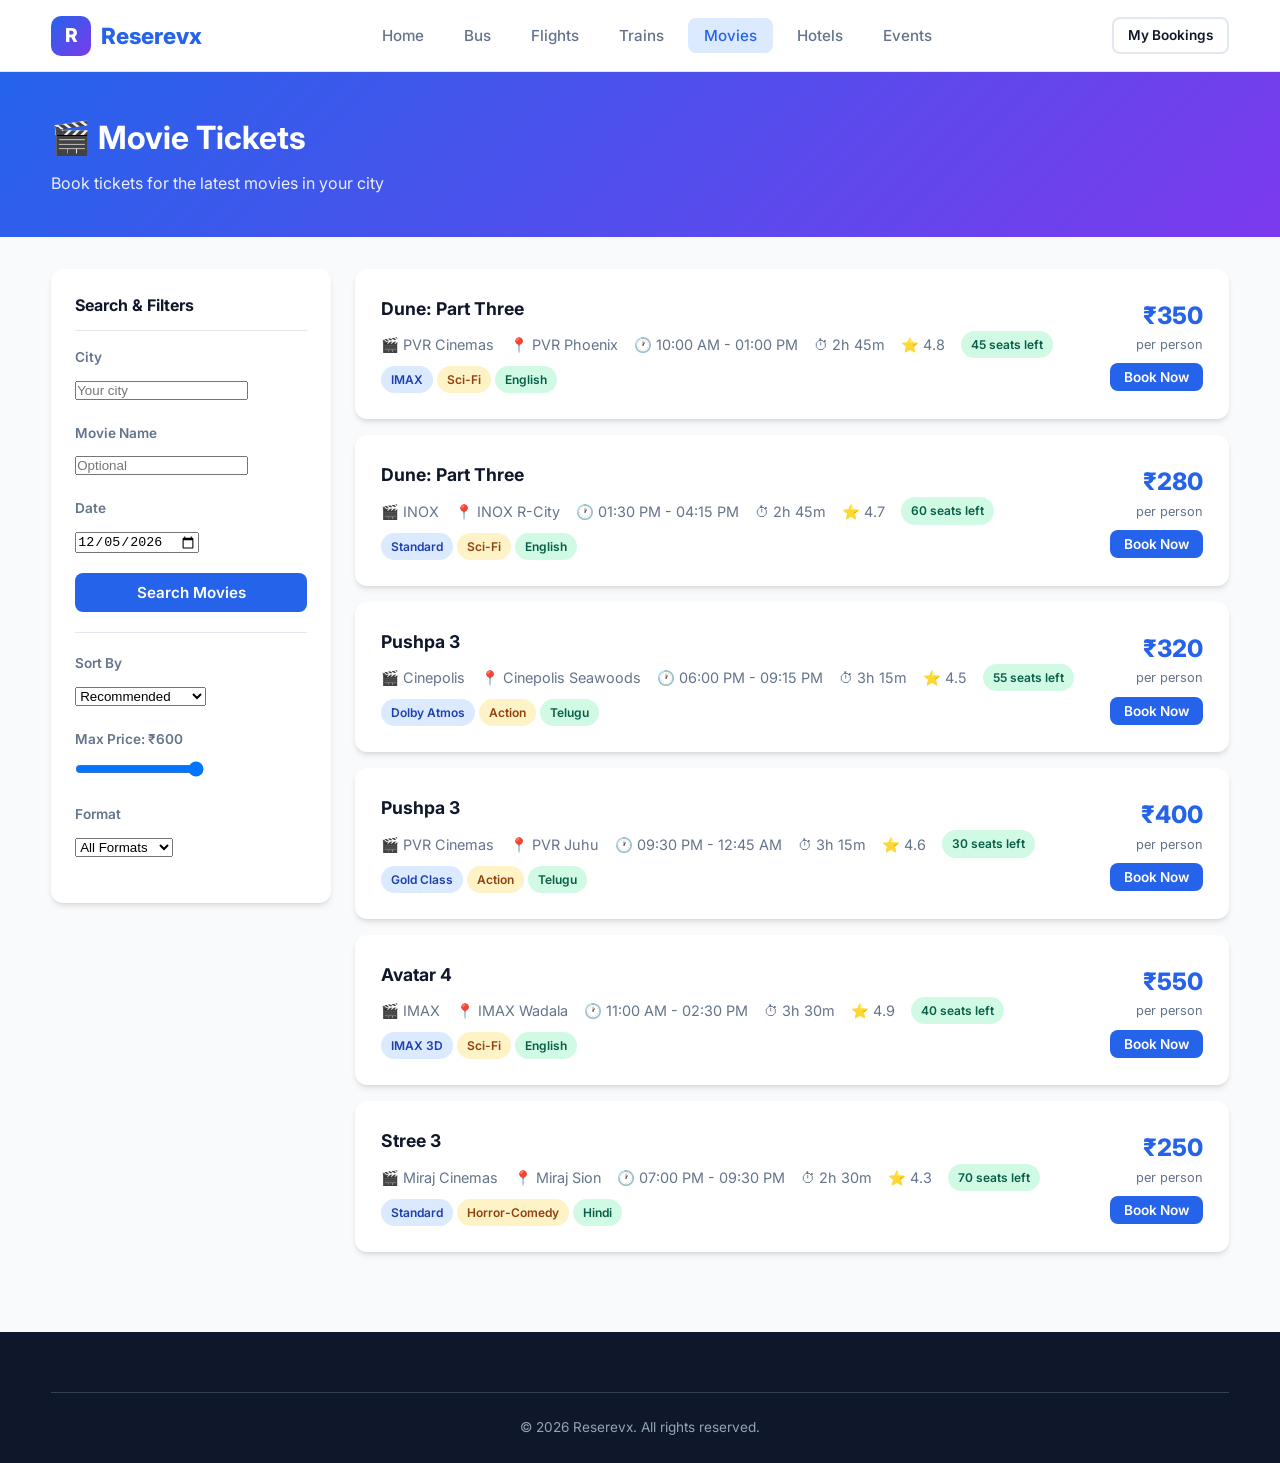
<file: reserevx/movie.html>
<!DOCTYPE html>
<html lang="en">
<head>
  <meta charset="UTF-8">
  <meta name="viewport" content="width=device-width, initial-scale=1.0">
  <title>Book Movie Tickets - Reserevx</title>
  <link rel="stylesheet" href="css/styles.css">
</head>
<body data-category="movie">
  <nav class="navbar">
    <div class="container">
      <a href="index.html" class="logo"><div class="logo-icon">R</div>Reserevx</a>
      <ul class="nav-links">
        <li><a href="index.html">Home</a></li>
        <li><a href="bus.html">Bus</a></li>
        <li><a href="flight.html">Flights</a></li>
        <li><a href="train.html">Trains</a></li>
        <li><a href="movie.html" class="active">Movies</a></li>
        <li><a href="hotel.html">Hotels</a></li>
        <li><a href="event.html">Events</a></li>
      </ul>
      <div class="nav-actions">
        <a href="bookings.html" class="btn btn-outline btn-sm">My Bookings</a>
        <button class="menu-toggle" aria-label="Menu">☰</button>
      </div>
    </div>
  </nav>

  <div class="page-header">
    <div class="container">
      <h1>🎬 Movie Tickets</h1>
      <p>Book tickets for the latest movies in your city</p>
    </div>
  </div>

  <div class="container booking-layout">
    <aside class="filters">
      <h3>Search & Filters</h3>
      <form id="search-form">
        <div class="filter-group">
          <label>City</label>
          <input type="text" name="from" placeholder="Your city" list="cities-list">
        </div>
        <div class="filter-group">
          <label>Movie Name</label>
          <input type="text" name="to" placeholder="Optional">
        </div>
        <div class="filter-group">
          <label>Date</label>
          <input type="date" name="date">
        </div>
        <button type="submit" class="btn btn-primary btn-block">Search Movies</button>
      </form>
      <hr style="margin:20px 0;border:none;border-top:1px solid var(--border)">
      <div class="filter-group">
        <label>Sort By</label>
        <select id="sort-by">
          <option value="default">Recommended</option>
          <option value="price-low">Price: Low to High</option>
          <option value="price-high">Price: High to Low</option>
          <option value="rating">Rating</option>
        </select>
      </div>
      <div class="filter-group">
        <label>Max Price: <span id="price-label">₹600</span></label>
        <input type="range" id="price-range" min="150" max="600" value="600" step="50">
      </div>
      <div class="filter-group">
        <label>Format</label>
        <select id="type-filter">
          <option value="all">All Formats</option>
        </select>
      </div>
      <datalist id="cities-list">
        <option value="Mumbai"><option value="Delhi"><option value="Bangalore">
        <option value="Chennai"><option value="Pune"><option value="Hyderabad">
      </datalist>
    </aside>

    <main>
      <div id="results-list" class="results-list"></div>
    </main>
  </div>

  <div id="booking-modal" class="modal-overlay">
    <div class="modal">
      <div class="modal-header">
        <h2>Confirm Movie Booking</h2>
        <button class="modal-close">&times;</button>
      </div>
      <div class="modal-body">
        <div id="booking-summary" class="booking-summary"></div>
        <div class="form-group">
          <label>Full Name</label>
          <input type="text" id="passenger-name" placeholder="Enter your name" required>
        </div>
        <div class="form-group">
          <label>Email</label>
          <input type="email" id="passenger-email" placeholder="your@email.com" required>
        </div>
        <div class="form-group">
          <label>Phone</label>
          <input type="tel" id="passenger-phone" placeholder="10-digit mobile number" required>
        </div>
        <div class="form-group">
          <label>Tickets</label>
          <select id="passengers">
            <option value="1">1 Ticket</option>
            <option value="2">2 Tickets</option>
            <option value="3">3 Tickets</option>
            <option value="4">4 Tickets</option>
            <option value="5">5 Tickets</option>
            <option value="6">6 Tickets</option>
            <option value="7">7 Tickets</option>
            <option value="8">8 Tickets</option>
          </select>
        </div>
      </div>
      <div class="modal-footer">
        <button class="btn btn-outline" onclick="closeModal()">Cancel</button>
        <button class="btn btn-primary" id="confirm-booking">Confirm & Pay</button>
      </div>
    </div>
  </div>

  <footer class="footer">
    <div class="container">
      <div class="footer-bottom"><p>&copy; 2026 Reserevx. All rights reserved.</p></div>
    </div>
  </footer>

  <script src="js/data.js"></script>
  <script src="js/main.js"></script>
  <script src="js/booking.js"></script>
</body>
</html>
</file>
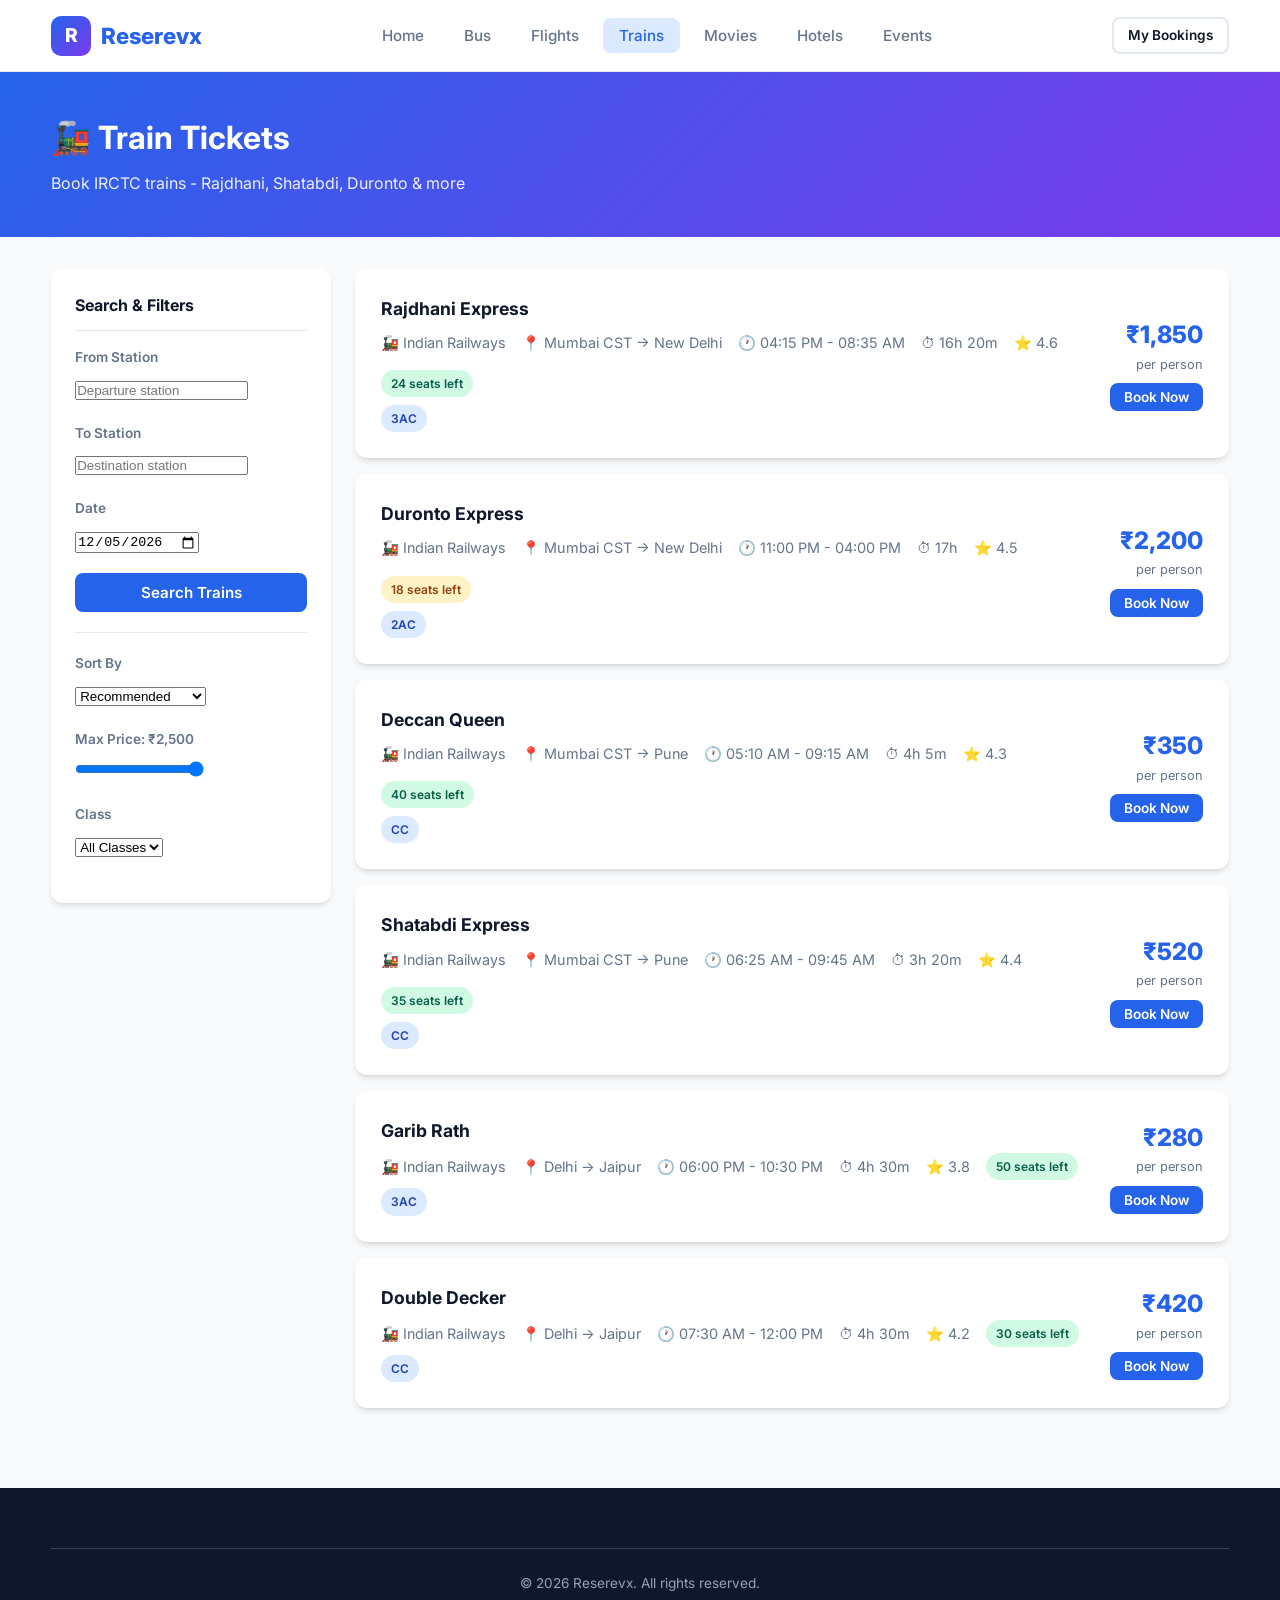
<file: reserevx/train.html>
<!DOCTYPE html>
<html lang="en">
<head>
  <meta charset="UTF-8">
  <meta name="viewport" content="width=device-width, initial-scale=1.0">
  <title>Book Train Tickets - Reserevx</title>
  <link rel="stylesheet" href="css/styles.css">
</head>
<body data-category="train">
  <nav class="navbar">
    <div class="container">
      <a href="index.html" class="logo"><div class="logo-icon">R</div>Reserevx</a>
      <ul class="nav-links">
        <li><a href="index.html">Home</a></li>
        <li><a href="bus.html">Bus</a></li>
        <li><a href="flight.html">Flights</a></li>
        <li><a href="train.html" class="active">Trains</a></li>
        <li><a href="movie.html">Movies</a></li>
        <li><a href="hotel.html">Hotels</a></li>
        <li><a href="event.html">Events</a></li>
      </ul>
      <div class="nav-actions">
        <a href="bookings.html" class="btn btn-outline btn-sm">My Bookings</a>
        <button class="menu-toggle" aria-label="Menu">☰</button>
      </div>
    </div>
  </nav>

  <div class="page-header">
    <div class="container">
      <h1>🚂 Train Tickets</h1>
      <p>Book IRCTC trains - Rajdhani, Shatabdi, Duronto & more</p>
    </div>
  </div>

  <div class="container booking-layout">
    <aside class="filters">
      <h3>Search & Filters</h3>
      <form id="search-form">
        <div class="filter-group">
          <label>From Station</label>
          <input type="text" name="from" placeholder="Departure station" list="cities-list">
        </div>
        <div class="filter-group">
          <label>To Station</label>
          <input type="text" name="to" placeholder="Destination station" list="cities-list">
        </div>
        <div class="filter-group">
          <label>Date</label>
          <input type="date" name="date">
        </div>
        <button type="submit" class="btn btn-primary btn-block">Search Trains</button>
      </form>
      <hr style="margin:20px 0;border:none;border-top:1px solid var(--border)">
      <div class="filter-group">
        <label>Sort By</label>
        <select id="sort-by">
          <option value="default">Recommended</option>
          <option value="price-low">Price: Low to High</option>
          <option value="price-high">Price: High to Low</option>
          <option value="rating">Rating</option>
        </select>
      </div>
      <div class="filter-group">
        <label>Max Price: <span id="price-label">₹2,500</span></label>
        <input type="range" id="price-range" min="200" max="2500" value="2500" step="100">
      </div>
      <div class="filter-group">
        <label>Class</label>
        <select id="type-filter">
          <option value="all">All Classes</option>
        </select>
      </div>
      <datalist id="cities-list">
        <option value="Mumbai"><option value="Delhi"><option value="Pune">
        <option value="Jaipur"><option value="Bangalore"><option value="Chennai">
      </datalist>
    </aside>

    <main>
      <div id="results-list" class="results-list"></div>
    </main>
  </div>

  <div id="booking-modal" class="modal-overlay">
    <div class="modal">
      <div class="modal-header">
        <h2>Confirm Train Booking</h2>
        <button class="modal-close">&times;</button>
      </div>
      <div class="modal-body">
        <div id="booking-summary" class="booking-summary"></div>
        <div class="form-group">
          <label>Full Name</label>
          <input type="text" id="passenger-name" placeholder="As on ID" required>
        </div>
        <div class="form-group">
          <label>Email</label>
          <input type="email" id="passenger-email" placeholder="your@email.com" required>
        </div>
        <div class="form-group">
          <label>Phone</label>
          <input type="tel" id="passenger-phone" placeholder="10-digit mobile number" required>
        </div>
        <div class="form-group">
          <label>Passengers</label>
          <select id="passengers">
            <option value="1">1 Passenger</option>
            <option value="2">2 Passengers</option>
            <option value="3">3 Passengers</option>
            <option value="4">4 Passengers</option>
            <option value="5">5 Passengers</option>
            <option value="6">6 Passengers</option>
          </select>
        </div>
      </div>
      <div class="modal-footer">
        <button class="btn btn-outline" onclick="closeModal()">Cancel</button>
        <button class="btn btn-primary" id="confirm-booking">Confirm & Pay</button>
      </div>
    </div>
  </div>

  <footer class="footer">
    <div class="container">
      <div class="footer-bottom"><p>&copy; 2026 Reserevx. All rights reserved.</p></div>
    </div>
  </footer>

  <script src="js/data.js"></script>
  <script src="js/main.js"></script>
  <script src="js/booking.js"></script>
</body>
</html>
</file>
<file: reserevx/css/styles.css>
/* ===== Reserevx - Global Styles ===== */
@import url('https://fonts.googleapis.com/css2?family=Inter:wght@400;500;600;700;800&display=swap');

:root {
  --primary: #2563eb;
  --primary-dark: #1d4ed8;
  --primary-light: #dbeafe;
  --accent: #f59e0b;
  --accent-dark: #d97706;
  --success: #10b981;
  --danger: #ef4444;
  --bg: #f8fafc;
  --surface: #ffffff;
  --text: #0f172a;
  --text-muted: #64748b;
  --border: #e2e8f0;
  --shadow: 0 4px 6px -1px rgb(0 0 0 / 0.1), 0 2px 4px -2px rgb(0 0 0 / 0.1);
  --shadow-lg: 0 10px 15px -3px rgb(0 0 0 / 0.1), 0 4px 6px -4px rgb(0 0 0 / 0.1);
  --radius: 12px;
  --radius-sm: 8px;
  --nav-height: 72px;
}

*, *::before, *::after {
  box-sizing: border-box;
  margin: 0;
  padding: 0;
}

html {
  scroll-behavior: smooth;
}

body {
  font-family: 'Inter', system-ui, -apple-system, sans-serif;
  background: var(--bg);
  color: var(--text);
  line-height: 1.6;
  min-height: 100vh;
}

a {
  color: inherit;
  text-decoration: none;
}

img {
  max-width: 100%;
  display: block;
}

.container {
  width: min(1200px, 92%);
  margin: 0 auto;
}

/* ===== Navbar ===== */
.navbar {
  position: sticky;
  top: 0;
  z-index: 100;
  background: rgba(255, 255, 255, 0.95);
  backdrop-filter: blur(12px);
  border-bottom: 1px solid var(--border);
  height: var(--nav-height);
}

.navbar .container {
  display: flex;
  align-items: center;
  justify-content: space-between;
  height: 100%;
}

.logo {
  display: flex;
  align-items: center;
  gap: 10px;
  font-weight: 800;
  font-size: 1.4rem;
  color: var(--primary);
}

.logo-icon {
  width: 40px;
  height: 40px;
  background: linear-gradient(135deg, var(--primary), #7c3aed);
  border-radius: 10px;
  display: flex;
  align-items: center;
  justify-content: center;
  color: white;
  font-size: 1.2rem;
}

.nav-links {
  display: flex;
  align-items: center;
  gap: 8px;
  list-style: none;
}

.nav-links a {
  padding: 8px 16px;
  border-radius: var(--radius-sm);
  font-weight: 500;
  font-size: 0.95rem;
  color: var(--text-muted);
  transition: all 0.2s;
}

.nav-links a:hover,
.nav-links a.active {
  color: var(--primary);
  background: var(--primary-light);
}

.nav-actions {
  display: flex;
  align-items: center;
  gap: 12px;
}

.btn {
  display: inline-flex;
  align-items: center;
  justify-content: center;
  gap: 8px;
  padding: 10px 20px;
  border: none;
  border-radius: var(--radius-sm);
  font-family: inherit;
  font-size: 0.95rem;
  font-weight: 600;
  cursor: pointer;
  transition: all 0.2s;
}

.btn-primary {
  background: var(--primary);
  color: white;
}

.btn-primary:hover {
  background: var(--primary-dark);
  transform: translateY(-1px);
  box-shadow: var(--shadow);
}

.btn-accent {
  background: var(--accent);
  color: white;
}

.btn-accent:hover {
  background: var(--accent-dark);
}

.btn-outline {
  background: transparent;
  border: 2px solid var(--border);
  color: var(--text);
}

.btn-outline:hover {
  border-color: var(--primary);
  color: var(--primary);
}

.btn-sm {
  padding: 6px 14px;
  font-size: 0.85rem;
}

.btn-block {
  width: 100%;
}

.menu-toggle {
  display: none;
  background: none;
  border: none;
  font-size: 1.5rem;
  cursor: pointer;
  color: var(--text);
}

/* ===== Hero ===== */
.hero {
  background: linear-gradient(135deg, #1e3a8a 0%, #2563eb 50%, #7c3aed 100%);
  color: white;
  padding: 80px 0 100px;
  position: relative;
  overflow: hidden;
}

.hero::before {
  content: '';
  position: absolute;
  inset: 0;
  background: url("data:image/svg+xml,%3Csvg width='60' height='60' viewBox='0 0 60 60' xmlns='http://www.w3.org/2000/svg'%3E%3Cg fill='none' fill-rule='evenodd'%3E%3Cg fill='%23ffffff' fill-opacity='0.05'%3E%3Cpath d='M36 34v-4h-2v4h-4v2h4v4h2v-4h4v-2h-4zm0-30V0h-2v4h-4v2h4v4h2V6h4V4h-4zM6 34v-4H4v4H0v2h4v4h2v-4h4v-2H6zM6 4V0H4v4H0v2h4v4h2V6h4V4H6z'/%3E%3C/g%3E%3C/g%3E%3C/svg%3E");
}

.hero .container {
  position: relative;
  text-align: center;
}

.hero h1 {
  font-size: clamp(2rem, 5vw, 3.5rem);
  font-weight: 800;
  margin-bottom: 16px;
  line-height: 1.2;
}

.hero p {
  font-size: 1.15rem;
  opacity: 0.9;
  max-width: 600px;
  margin: 0 auto 40px;
}

/* ===== Search Box ===== */
.search-box {
  background: var(--surface);
  border-radius: var(--radius);
  padding: 24px;
  box-shadow: var(--shadow-lg);
  max-width: 900px;
  margin: 0 auto;
}

.search-tabs {
  display: flex;
  gap: 4px;
  margin-bottom: 20px;
  flex-wrap: wrap;
  border-bottom: 2px solid var(--border);
  padding-bottom: 12px;
}

.search-tab {
  padding: 10px 18px;
  border: none;
  background: transparent;
  font-family: inherit;
  font-size: 0.9rem;
  font-weight: 600;
  color: var(--text-muted);
  cursor: pointer;
  border-radius: var(--radius-sm);
  transition: all 0.2s;
  display: flex;
  align-items: center;
  gap: 6px;
}

.search-tab:hover {
  color: var(--primary);
  background: var(--primary-light);
}

.search-tab.active {
  color: var(--primary);
  background: var(--primary-light);
}

.search-form {
  display: grid;
  grid-template-columns: repeat(auto-fit, minmax(180px, 1fr));
  gap: 16px;
  align-items: end;
}

.form-group {
  display: flex;
  flex-direction: column;
  gap: 6px;
}

.form-group label {
  font-size: 0.85rem;
  font-weight: 600;
  color: var(--text-muted);
}

.form-group input,
.form-group select {
  padding: 12px 14px;
  border: 2px solid var(--border);
  border-radius: var(--radius-sm);
  font-family: inherit;
  font-size: 0.95rem;
  transition: border-color 0.2s;
  background: white;
}

.form-group input:focus,
.form-group select:focus {
  outline: none;
  border-color: var(--primary);
}

/* ===== Category Cards ===== */
.section {
  padding: 80px 0;
}

.section-header {
  text-align: center;
  margin-bottom: 48px;
}

.section-header h2 {
  font-size: 2rem;
  font-weight: 800;
  margin-bottom: 12px;
}

.section-header p {
  color: var(--text-muted);
  max-width: 500px;
  margin: 0 auto;
}

.categories-grid {
  display: grid;
  grid-template-columns: repeat(auto-fit, minmax(260px, 1fr));
  gap: 24px;
}

.category-card {
  background: var(--surface);
  border-radius: var(--radius);
  padding: 32px 24px;
  text-align: center;
  box-shadow: var(--shadow);
  transition: all 0.3s;
  border: 2px solid transparent;
  cursor: pointer;
}

.category-card:hover {
  transform: translateY(-6px);
  box-shadow: var(--shadow-lg);
  border-color: var(--primary-light);
}

.category-icon {
  width: 64px;
  height: 64px;
  border-radius: 16px;
  display: flex;
  align-items: center;
  justify-content: center;
  font-size: 1.8rem;
  margin: 0 auto 16px;
}

.category-card h3 {
  font-size: 1.2rem;
  margin-bottom: 8px;
}

.category-card p {
  color: var(--text-muted);
  font-size: 0.9rem;
  margin-bottom: 16px;
}

.icon-bus { background: #dbeafe; }
.icon-flight { background: #fce7f3; }
.icon-train { background: #d1fae5; }
.icon-movie { background: #fef3c7; }
.icon-hotel { background: #ede9fe; }
.icon-event { background: #ffedd5; }

/* ===== Results ===== */
.page-header {
  background: linear-gradient(135deg, var(--primary), #7c3aed);
  color: white;
  padding: 40px 0;
}

.page-header h1 {
  font-size: 2rem;
  margin-bottom: 8px;
}

.page-header p {
  opacity: 0.9;
}

.booking-layout {
  display: grid;
  grid-template-columns: 280px 1fr;
  gap: 24px;
  padding: 32px 0 80px;
}

.filters {
  background: var(--surface);
  border-radius: var(--radius);
  padding: 24px;
  box-shadow: var(--shadow);
  height: fit-content;
  position: sticky;
  top: calc(var(--nav-height) + 16px);
}

.filters h3 {
  font-size: 1rem;
  margin-bottom: 16px;
  padding-bottom: 12px;
  border-bottom: 1px solid var(--border);
}

.filter-group {
  margin-bottom: 20px;
}

.filter-group label {
  display: block;
  font-size: 0.85rem;
  font-weight: 600;
  color: var(--text-muted);
  margin-bottom: 8px;
}

.results-list {
  display: flex;
  flex-direction: column;
  gap: 16px;
}

.result-card {
  background: var(--surface);
  border-radius: var(--radius);
  padding: 24px;
  box-shadow: var(--shadow);
  display: grid;
  grid-template-columns: 1fr auto;
  gap: 20px;
  align-items: center;
  transition: all 0.2s;
  border: 2px solid transparent;
}

.result-card:hover {
  border-color: var(--primary-light);
  box-shadow: var(--shadow-lg);
}

.result-info h3 {
  font-size: 1.1rem;
  margin-bottom: 8px;
}

.result-meta {
  display: flex;
  flex-wrap: wrap;
  gap: 16px;
  color: var(--text-muted);
  font-size: 0.9rem;
}

.result-meta span {
  display: flex;
  align-items: center;
  gap: 4px;
}

.result-price {
  text-align: right;
}

.result-price .price {
  font-size: 1.5rem;
  font-weight: 800;
  color: var(--primary);
}

.result-price .per {
  font-size: 0.8rem;
  color: var(--text-muted);
}

.result-actions {
  display: flex;
  flex-direction: column;
  gap: 8px;
  align-items: flex-end;
}

.badge {
  display: inline-block;
  padding: 4px 10px;
  border-radius: 20px;
  font-size: 0.75rem;
  font-weight: 600;
}

.badge-success { background: #d1fae5; color: #065f46; }
.badge-warning { background: #fef3c7; color: #92400e; }
.badge-info { background: #dbeafe; color: #1e40af; }

/* ===== Modal ===== */
.modal-overlay {
  position: fixed;
  inset: 0;
  background: rgba(0, 0, 0, 0.5);
  display: flex;
  align-items: center;
  justify-content: center;
  z-index: 1000;
  padding: 20px;
  opacity: 0;
  visibility: hidden;
  transition: all 0.3s;
}

.modal-overlay.active {
  opacity: 1;
  visibility: visible;
}

.modal {
  background: var(--surface);
  border-radius: var(--radius);
  width: min(500px, 100%);
  max-height: 90vh;
  overflow-y: auto;
  box-shadow: var(--shadow-lg);
  transform: scale(0.9);
  transition: transform 0.3s;
}

.modal-overlay.active .modal {
  transform: scale(1);
}

.modal-header {
  padding: 24px 24px 0;
  display: flex;
  justify-content: space-between;
  align-items: center;
}

.modal-header h2 {
  font-size: 1.3rem;
}

.modal-close {
  background: none;
  border: none;
  font-size: 1.5rem;
  cursor: pointer;
  color: var(--text-muted);
  width: 36px;
  height: 36px;
  border-radius: 50%;
  display: flex;
  align-items: center;
  justify-content: center;
}

.modal-close:hover {
  background: var(--bg);
}

.modal-body {
  padding: 24px;
}

.modal-footer {
  padding: 0 24px 24px;
  display: flex;
  gap: 12px;
  justify-content: flex-end;
}

.booking-summary {
  background: var(--bg);
  border-radius: var(--radius-sm);
  padding: 16px;
  margin-bottom: 20px;
}

.booking-summary .row {
  display: flex;
  justify-content: space-between;
  padding: 8px 0;
  font-size: 0.95rem;
}

.booking-summary .row.total {
  border-top: 2px solid var(--border);
  margin-top: 8px;
  padding-top: 12px;
  font-weight: 700;
  font-size: 1.1rem;
}

/* ===== My Bookings ===== */
.bookings-grid {
  display: grid;
  gap: 16px;
  padding: 32px 0 80px;
}

.booking-card {
  background: var(--surface);
  border-radius: var(--radius);
  padding: 24px;
  box-shadow: var(--shadow);
  display: grid;
  grid-template-columns: auto 1fr auto;
  gap: 20px;
  align-items: center;
}

.booking-type-icon {
  width: 56px;
  height: 56px;
  border-radius: 12px;
  display: flex;
  align-items: center;
  justify-content: center;
  font-size: 1.5rem;
}

.booking-details h3 {
  margin-bottom: 4px;
}

.booking-details p {
  color: var(--text-muted);
  font-size: 0.9rem;
}

.booking-id {
  font-size: 0.8rem;
  color: var(--text-muted);
  font-family: monospace;
}

.empty-state {
  text-align: center;
  padding: 80px 20px;
  color: var(--text-muted);
}

.empty-state .icon {
  font-size: 4rem;
  margin-bottom: 16px;
}

/* ===== Features ===== */
.features-grid {
  display: grid;
  grid-template-columns: repeat(auto-fit, minmax(250px, 1fr));
  gap: 32px;
}

.feature-item {
  text-align: center;
}

.feature-icon {
  width: 56px;
  height: 56px;
  background: var(--primary-light);
  color: var(--primary);
  border-radius: 14px;
  display: flex;
  align-items: center;
  justify-content: center;
  font-size: 1.5rem;
  margin: 0 auto 16px;
}

.feature-item h3 {
  margin-bottom: 8px;
}

.feature-item p {
  color: var(--text-muted);
  font-size: 0.9rem;
}

/* ===== Footer ===== */
.footer {
  background: var(--text);
  color: #94a3b8;
  padding: 60px 0 24px;
}

.footer-grid {
  display: grid;
  grid-template-columns: 2fr repeat(3, 1fr);
  gap: 40px;
  margin-bottom: 40px;
}

.footer-brand .logo {
  color: white;
  margin-bottom: 12px;
}

.footer-brand p {
  font-size: 0.9rem;
  line-height: 1.7;
}

.footer-col h4 {
  color: white;
  margin-bottom: 16px;
  font-size: 0.95rem;
}

.footer-col ul {
  list-style: none;
}

.footer-col li {
  margin-bottom: 10px;
}

.footer-col a {
  font-size: 0.9rem;
  transition: color 0.2s;
}

.footer-col a:hover {
  color: white;
}

.footer-bottom {
  border-top: 1px solid #334155;
  padding-top: 24px;
  text-align: center;
  font-size: 0.85rem;
}

/* ===== Toast ===== */
.toast {
  position: fixed;
  bottom: 24px;
  right: 24px;
  background: var(--text);
  color: white;
  padding: 14px 24px;
  border-radius: var(--radius-sm);
  box-shadow: var(--shadow-lg);
  z-index: 2000;
  transform: translateY(100px);
  opacity: 0;
  transition: all 0.3s;
}

.toast.show {
  transform: translateY(0);
  opacity: 1;
}

.toast.success {
  background: var(--success);
}

.toast.error {
  background: var(--danger);
}

/* ===== Responsive ===== */
@media (max-width: 768px) {
  .menu-toggle {
    display: block;
  }

  .nav-links {
    display: none;
    position: absolute;
    top: var(--nav-height);
    left: 0;
    right: 0;
    background: white;
    flex-direction: column;
    padding: 16px;
    border-bottom: 1px solid var(--border);
    box-shadow: var(--shadow);
  }

  .nav-links.open {
    display: flex;
  }

  .booking-layout {
    grid-template-columns: 1fr;
  }

  .filters {
    position: static;
  }

  .result-card {
    grid-template-columns: 1fr;
  }

  .result-actions {
    align-items: stretch;
  }

  .footer-grid {
    grid-template-columns: 1fr 1fr;
  }

  .booking-card {
    grid-template-columns: 1fr;
    text-align: center;
  }

  .booking-type-icon {
    margin: 0 auto;
  }
}

@media (max-width: 480px) {
  .search-form {
    grid-template-columns: 1fr;
  }

  .footer-grid {
    grid-template-columns: 1fr;
  }
}
</file>
